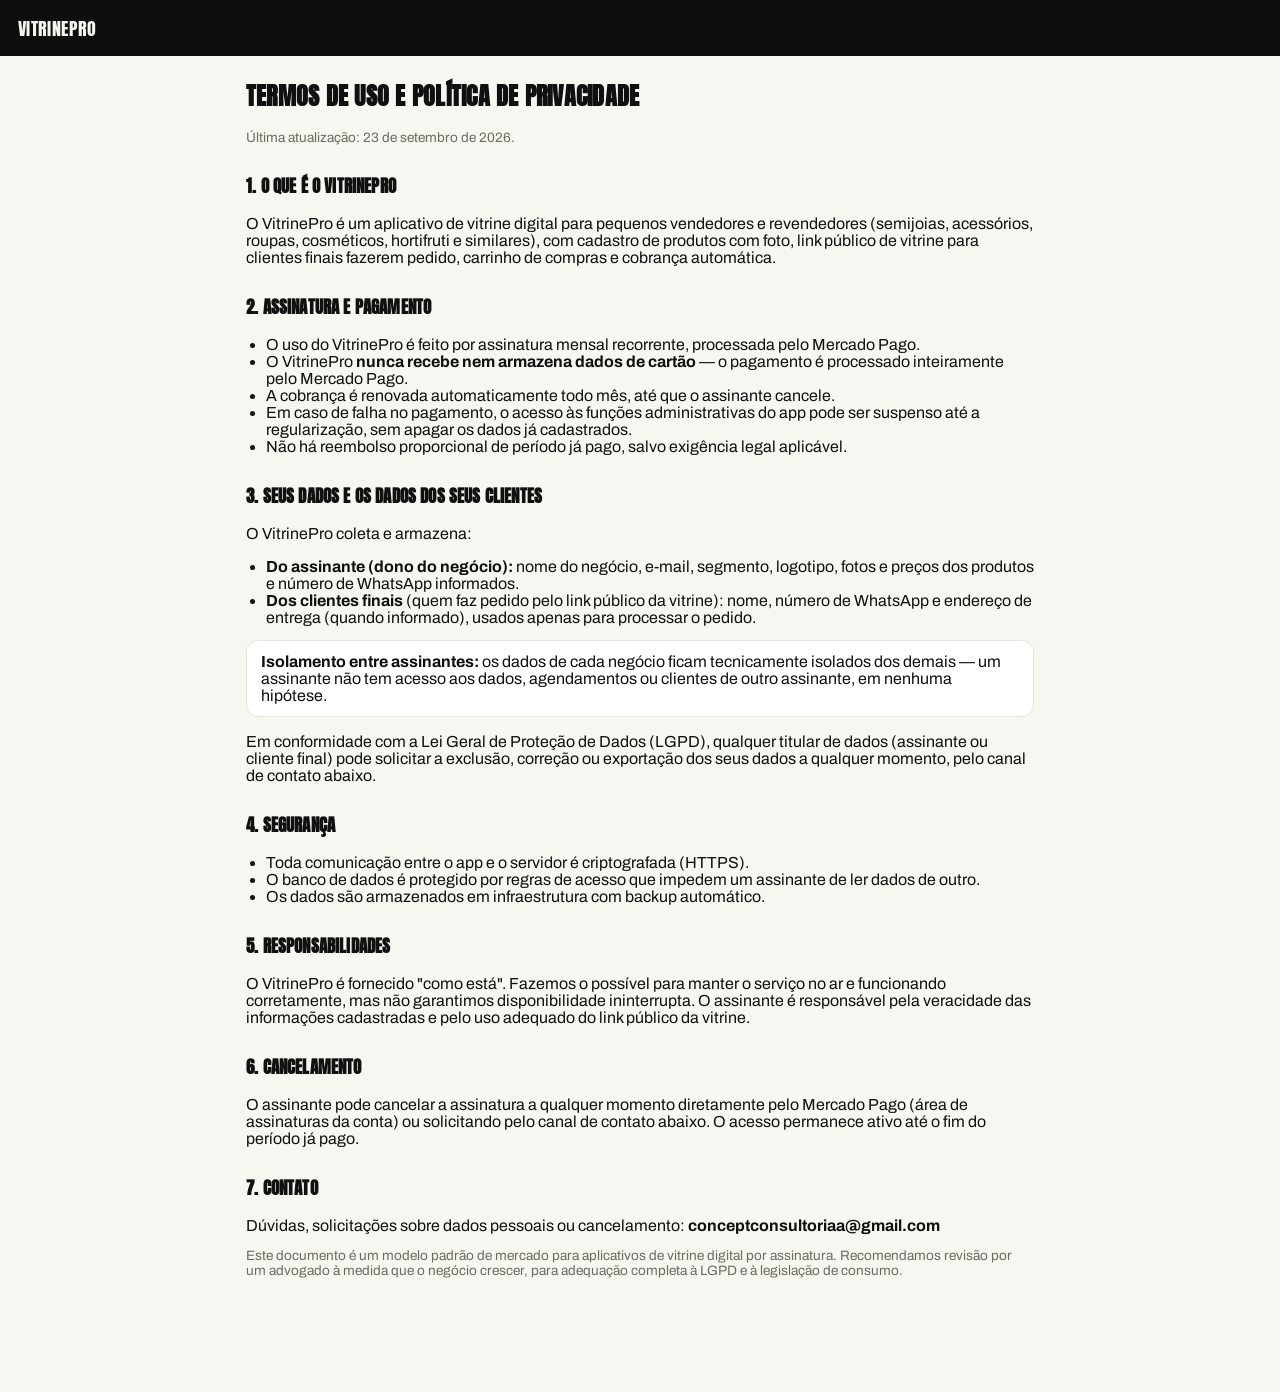
<file: termos.html>
<!DOCTYPE html>
<html lang="pt-BR">
<head>
<meta charset="UTF-8">
<meta name="viewport" content="width=device-width, initial-scale=1.0">
<title>VitrinePro — Termos de Uso e Privacidade</title>
<link rel="preconnect" href="https://fonts.googleapis.com">
<link rel="preconnect" href="https://fonts.gstatic.com" crossorigin>
<link href="https://fonts.googleapis.com/css2?family=Anton&family=Archivo:wght@500;600;700;800&display=swap" rel="stylesheet">
<link rel="stylesheet" href="style.css">
</head>
<body>
<div id="app">

  <header class="topbar">
    <div class="brand"><span class="brand-name">VitrinePro</span></div>
  </header>

  <main class="content" style="max-width:820px;">
    <h1>Termos de Uso e Política de Privacidade</h1>
    <p class="hint">Última atualização: 23 de setembro de 2026.</p>

    <h2>1. O que é o VitrinePro</h2>
    <p style="margin-bottom:14px;">O VitrinePro é um aplicativo de vitrine digital para pequenos vendedores e revendedores (semijoias, acessórios, roupas, cosméticos, hortifruti e similares), com cadastro de produtos com foto, link público de vitrine para clientes finais fazerem pedido, carrinho de compras e cobrança automática.</p>

    <h2>2. Assinatura e pagamento</h2>
    <ul style="margin-bottom:14px; padding-left:20px;">
      <li>O uso do VitrinePro é feito por assinatura mensal recorrente, processada pelo Mercado Pago.</li>
      <li>O VitrinePro <strong>nunca recebe nem armazena dados de cartão</strong> — o pagamento é processado inteiramente pelo Mercado Pago.</li>
      <li>A cobrança é renovada automaticamente todo mês, até que o assinante cancele.</li>
      <li>Em caso de falha no pagamento, o acesso às funções administrativas do app pode ser suspenso até a regularização, sem apagar os dados já cadastrados.</li>
      <li>Não há reembolso proporcional de período já pago, salvo exigência legal aplicável.</li>
    </ul>

    <h2>3. Seus dados e os dados dos seus clientes</h2>
    <p style="margin-bottom:10px;">O VitrinePro coleta e armazena:</p>
    <ul style="margin-bottom:14px; padding-left:20px;">
      <li><strong>Do assinante (dono do negócio):</strong> nome do negócio, e-mail, segmento, logotipo, fotos e preços dos produtos e número de WhatsApp informados.</li>
      <li><strong>Dos clientes finais</strong> (quem faz pedido pelo link público da vitrine): nome, número de WhatsApp e endereço de entrega (quando informado), usados apenas para processar o pedido.</li>
    </ul>
    <div class="list-item" style="display:block; margin-bottom:14px;">
      <strong>Isolamento entre assinantes:</strong> os dados de cada negócio ficam tecnicamente isolados dos demais — um assinante não tem acesso aos dados, agendamentos ou clientes de outro assinante, em nenhuma hipótese.
    </div>
    <p style="margin-bottom:14px;">Em conformidade com a Lei Geral de Proteção de Dados (LGPD), qualquer titular de dados (assinante ou cliente final) pode solicitar a exclusão, correção ou exportação dos seus dados a qualquer momento, pelo canal de contato abaixo.</p>

    <h2>4. Segurança</h2>
    <ul style="margin-bottom:14px; padding-left:20px;">
      <li>Toda comunicação entre o app e o servidor é criptografada (HTTPS).</li>
      <li>O banco de dados é protegido por regras de acesso que impedem um assinante de ler dados de outro.</li>
      <li>Os dados são armazenados em infraestrutura com backup automático.</li>
    </ul>

    <h2>5. Responsabilidades</h2>
    <p style="margin-bottom:14px;">O VitrinePro é fornecido "como está". Fazemos o possível para manter o serviço no ar e funcionando corretamente, mas não garantimos disponibilidade ininterrupta. O assinante é responsável pela veracidade das informações cadastradas e pelo uso adequado do link público da vitrine.</p>

    <h2>6. Cancelamento</h2>
    <p style="margin-bottom:14px;">O assinante pode cancelar a assinatura a qualquer momento diretamente pelo Mercado Pago (área de assinaturas da conta) ou solicitando pelo canal de contato abaixo. O acesso permanece ativo até o fim do período já pago.</p>

    <h2>7. Contato</h2>
    <p style="margin-bottom:14px;">Dúvidas, solicitações sobre dados pessoais ou cancelamento: <strong>conceptconsultoriaa@gmail.com</strong></p>

    <p class="hint">Este documento é um modelo padrão de mercado para aplicativos de vitrine digital por assinatura. Recomendamos revisão por um advogado à medida que o negócio crescer, para adequação completa à LGPD e à legislação de consumo.</p>
  </main>
</div>
</body>
</html>
</file>
<file: style.css>
/* ===========================================================
   VitrinePro — identidade visual Concept.OS
   Fundo claro + cartões escuros, verde-limão como destaque,
   Anton (títulos) + Archivo (texto), mobile-first.
   =========================================================== */

:root{
  --bg:#F7F7F1;
  --surface:#FFFFFF;
  --surface-2:#F0F0E8;
  --ink:#101010;
  --ink-invert:#F5F5EF;
  --muted:#6B6B62;
  --line:#E6E6DC;
  --lime:#C6E619;
  --lime-ink:#101010;
  --danger:#C0392B;
  --shadow: rgba(16,16,16,0.10);
  --dark-bg:#0E0E0E;
  --dark-surface:#1A1A1A;
  --dark-line:#2A2A26;
  --dark-muted:#8C8C82;
}
@media (prefers-color-scheme: dark){
  :root:not([data-theme="light"]){
    --bg:#101010; --surface:#1B1B1B; --surface-2:#222220; --ink:#F5F5EF; --ink-invert:#101010;
    --muted:#9A9A8E; --line:#2B2B27; --lime:#D9FF3F; --shadow: rgba(0,0,0,0.5);
  }
}
:root[data-theme="dark"]{
  --bg:#101010; --surface:#1B1B1B; --surface-2:#222220; --ink:#F5F5EF; --ink-invert:#101010;
  --muted:#9A9A8E; --line:#2B2B27; --lime:#D9FF3F; --shadow: rgba(0,0,0,0.5);
}
:root[data-theme="light"]{
  --bg:#F7F7F1; --surface:#FFFFFF; --surface-2:#F0F0E8; --ink:#101010; --ink-invert:#F5F5EF;
  --muted:#6B6B62; --line:#E6E6DC; --lime:#C6E619; --shadow: rgba(16,16,16,0.10);
}

*{box-sizing:border-box;}
html{-webkit-text-size-adjust:100%;}
body{
  margin:0;
  font-family:'Archivo', Arial, sans-serif;
  background:var(--bg);
  color:var(--ink);
}
.hidden{display:none !important;}
a{color:inherit;}
:focus-visible{outline:2px solid var(--lime); outline-offset:2px;}

/* ---------- TOPBAR ---------- */
.topbar{
  background:var(--dark-bg);
  color:var(--ink-invert);
  padding:14px 18px;
  display:flex;
  flex-wrap:wrap;
  gap:14px;
  align-items:center;
  justify-content:space-between;
  position:sticky; top:0; z-index:30;
}
.brand{display:flex;align-items:center;gap:10px;}
.brand-logo{height:30px;width:30px;object-fit:cover;border-radius:8px;background:var(--lime);}
.brand-logo.hidden{display:none;}
.brand-name{font-family:'Anton', Arial, sans-serif; font-size:1.15rem; letter-spacing:0.02em; text-transform:uppercase;}

.tabs{display:flex;flex-wrap:wrap;gap:6px;}
.tab-btn{
  background:transparent;
  border:1px solid rgba(245,245,239,0.18);
  color:var(--dark-muted);
  padding:9px 14px;
  border-radius:999px;
  cursor:pointer;
  font-family:'Archivo', sans-serif;
  font-weight:700;
  font-size:0.78rem;
  letter-spacing:0.02em;
  text-transform:uppercase;
  white-space:nowrap;
}
.tab-btn:hover{border-color:var(--lime); color:var(--ink-invert);}
.tab-btn.active{background:var(--lime); color:var(--lime-ink); border-color:var(--lime);}
.tab-badge{
  display:inline-block; min-width:18px; padding:1px 6px; margin-left:4px;
  border-radius:999px; background:var(--danger); color:#fff;
  font-size:0.68rem; font-weight:800; line-height:1.4;
}
.tab-btn.active .tab-badge{background:var(--lime-ink); color:var(--lime);}
#logoutBtn{border-color:rgba(192,57,43,0.5); color:#E8998C;}
#logoutBtn:hover{border-color:var(--danger); color:#fff;}

/* ---------- LAYOUT ---------- */
.content{padding:22px 16px 100px; max-width:1100px; margin:0 auto;}
.tab-panel{display:none;}
.tab-panel.active{display:block;}

h1{font-family:'Anton', Arial, sans-serif; font-size:1.5rem; text-transform:uppercase; letter-spacing:0.01em; margin:0 0 16px;}
h2{font-family:'Anton', Arial, sans-serif; font-size:1.05rem; text-transform:uppercase; letter-spacing:0.01em; margin-top:28px; margin-bottom:12px;}

/* ---------- CARDS / STATS ---------- */
.cards{display:grid; grid-template-columns:repeat(auto-fit,minmax(150px,1fr)); gap:12px; margin-bottom:26px;}
.card{background:var(--surface); border:1px solid var(--line); border-radius:14px; padding:16px; display:flex; flex-direction:column; gap:6px;}
.card-label{color:var(--muted); font-size:0.7rem; font-weight:700; letter-spacing:0.04em; text-transform:uppercase;}
.card-value{font-family:'Anton', Arial, sans-serif; font-size:1.7rem; letter-spacing:0.01em;}

/* ---------- FORMS ---------- */
.form-grid{display:grid; grid-template-columns:repeat(auto-fit,minmax(220px,1fr)); gap:14px; background:var(--surface); border:1px solid var(--line); padding:18px; border-radius:14px;}
.form-grid label{display:flex; flex-direction:column; gap:6px; font-size:0.78rem; font-weight:700; text-transform:uppercase; letter-spacing:0.03em; color:var(--muted);}
.form-grid input, .form-grid select{padding:12px 12px; border:1px solid var(--line); border-radius:8px; font-size:1rem; font-family:'Archivo',sans-serif; background:var(--bg); color:var(--ink); min-height:44px;}
.form-grid button{grid-column:1 / -1;}

.form-inline{display:flex; flex-wrap:wrap; gap:10px; margin-bottom:16px; align-items:center;}
.form-inline input{padding:11px 12px; border:1px solid var(--line); border-radius:8px; min-height:44px; background:var(--surface); color:var(--ink); font-family:'Archivo',sans-serif;}

/* ---------- BUTTONS ---------- */
.btn-primary{
  background:var(--lime); color:var(--lime-ink); border:none;
  padding:13px 20px; border-radius:10px; cursor:pointer; min-height:46px;
  font-family:'Archivo',sans-serif; font-weight:800; font-size:0.9rem; letter-spacing:0.02em; text-transform:uppercase;
}
.btn-primary:hover{filter:brightness(0.94);}
.btn-secondary{
  background:transparent; color:var(--ink); border:1.5px solid var(--line);
  padding:9px 14px; border-radius:8px; cursor:pointer; font-size:0.78rem; font-weight:700;
  text-transform:uppercase; letter-spacing:0.02em; font-family:'Archivo',sans-serif;
}
.btn-secondary:hover{border-color:var(--ink);}
.btn-danger{
  background:transparent; color:var(--danger); border:1.5px solid rgba(192,57,43,0.4);
  padding:9px 14px; border-radius:8px; cursor:pointer; font-size:0.78rem; font-weight:700;
  text-transform:uppercase; letter-spacing:0.02em; font-family:'Archivo',sans-serif;
}
.btn-danger:hover{border-color:var(--danger);}
.btn-whats{
  background:#25D366; color:#0A2E1B; border:none;
  padding:9px 14px; border-radius:8px; cursor:pointer; font-size:0.78rem; font-weight:800;
  text-transform:uppercase; letter-spacing:0.02em; text-decoration:none; display:inline-block;
  font-family:'Archivo',sans-serif;
}

/* ---------- AGENDAMENTOS ---------- */
.appointment-list{display:flex; flex-direction:column; gap:8px; margin-top:12px;}
.appointment-item{
  background:var(--surface); border:1px solid var(--line); border-radius:12px; padding:12px 14px;
  display:flex; flex-wrap:wrap; gap:10px; align-items:center; justify-content:space-between;
}
.appointment-item .dot{width:9px;height:9px;border-radius:50%;display:inline-block;margin-right:6px;}
.row-actions{display:flex; gap:8px; flex-wrap:wrap;}

.status-badge{
  padding:4px 10px; border-radius:999px; font-size:0.65rem; font-weight:800;
  letter-spacing:0.04em; text-transform:uppercase; font-family:'Archivo',sans-serif;
}
.status-pendente{background:transparent; border:1px solid var(--line); color:var(--muted);}
.status-pago{background:var(--lime); color:var(--lime-ink);}
.status-cancelado{background:transparent; border:1px solid rgba(192,57,43,0.4); color:var(--danger);}

/* ---------- CALENDÁRIO ---------- */
.calendar-controls{display:flex; align-items:center; gap:12px; margin:14px 0;}
.calendar-controls button{background:var(--surface); border:1px solid var(--line); border-radius:8px; padding:8px 14px; cursor:pointer; min-height:40px; font-family:'Archivo',sans-serif;}
.calendar-controls span{font-family:'Anton',sans-serif; text-transform:uppercase; font-size:0.95rem;}
.calendar-grid{display:grid; grid-template-columns:repeat(7,1fr); gap:5px;}
.cal-daylabel{text-align:center; font-size:0.68rem; color:var(--muted); font-weight:800; text-transform:uppercase;}
.cal-day{background:var(--surface); border:1px solid var(--line); border-radius:10px; min-height:64px; padding:6px; cursor:pointer; display:flex; flex-direction:column; gap:4px;}
.cal-day.empty{background:transparent; border:none; cursor:default;}
.cal-day:hover{border-color:var(--lime);}
.cal-day.selected{border:2px solid var(--lime); background:color-mix(in srgb, var(--lime) 12%, var(--surface));}
.cal-daynum{font-size:0.78rem; font-weight:700;}
.cal-dots{display:flex; flex-wrap:wrap; gap:3px;}
.cal-dots span{width:7px;height:7px;border-radius:50%;}

/* ---------- LISTAS ---------- */
.list{display:flex; flex-direction:column; gap:8px; margin-top:12px;}
.list-item{background:var(--surface); border:1px solid var(--line); border-radius:12px; padding:12px 14px; display:flex; justify-content:space-between; align-items:center; gap:10px; flex-wrap:wrap;}
.list-item code{word-break:break-all; font-size:0.82rem; background:var(--surface-2); padding:4px 8px; border-radius:6px;}

/* ---------- RELATÓRIO ---------- */
.filters select{padding:10px 12px; border-radius:8px; border:1px solid var(--line); background:var(--surface); color:var(--ink); font-family:'Archivo',sans-serif; min-height:42px;}
.report-table{width:100%; border-collapse:collapse; margin-top:14px; background:var(--surface); border-radius:12px; overflow:hidden;}
.report-table th, .report-table td{border-bottom:1px solid var(--line); padding:10px 12px; font-size:0.82rem; text-align:left;}
.report-table th{background:var(--surface-2); font-weight:800; text-transform:uppercase; font-size:0.7rem; letter-spacing:0.03em; color:var(--muted);}
.report-totals{margin-top:14px; font-size:0.92rem; background:var(--dark-bg); color:var(--ink-invert); padding:14px 16px; border-radius:12px;}
.report-totals span{font-family:'Anton',sans-serif;}

.hint{color:var(--muted); font-size:0.85rem; margin-top:14px;}

.sponsor-banner{display:flex; align-items:center; gap:12px; background:var(--surface); border:1px dashed var(--line); border-radius:12px; padding:10px 14px; margin-bottom:20px;}
.sponsor-banner img{height:28px; width:auto; border-radius:4px;}
.sponsor-banner .label{font-size:0.68rem; text-transform:uppercase; letter-spacing:0.05em; color:var(--muted); font-weight:700;}

/* ---------- LOGIN / SIGNUP ---------- */
.auth-body{
  min-height:100vh; display:flex; align-items:center; justify-content:center;
  background:var(--dark-bg); padding:20px;
}
.auth-wrap{
  display:flex; align-items:stretch; justify-content:center;
  width:100%; max-width:860px; border-radius:18px; overflow:hidden;
  box-shadow:0 30px 60px -20px rgba(0,0,0,0.6);
}
.auth-photo{
  flex:1 1 46%; min-height:560px; position:relative;
  background:url('https://images.unsplash.com/photo-1780133338091-ef7555958ac6?auto=format&fit=crop&w=900&q=80') center/cover no-repeat;
}
.auth-photo::after{
  content:""; position:absolute; inset:0;
  background:linear-gradient(180deg, rgba(16,16,16,0) 35%, rgba(16,16,16,0.82) 100%);
}
.auth-photo-caption{
  position:absolute; left:26px; right:26px; bottom:24px; color:#fff; z-index:1;
  font-family:'Anton',sans-serif; font-size:1.4rem; text-transform:uppercase; line-height:1.15;
}
.auth-card{
  background:var(--surface); color:var(--ink); border-radius:18px; padding:32px;
  width:100%; max-width:400px; box-shadow:0 30px 60px -20px rgba(0,0,0,0.6);
}
.auth-wrap .auth-card{ border-radius:0; box-shadow:none; flex:1 1 54%; }
@media (max-width:760px){
  .auth-photo{display:none;}
  .auth-wrap{box-shadow:none; max-width:400px;}
  .auth-wrap .auth-card{border-radius:18px; box-shadow:0 30px 60px -20px rgba(0,0,0,0.6);}
}
.auth-card h1{font-family:'Anton',sans-serif; color:var(--ink); font-size:1.8rem; margin-bottom:6px; text-transform:uppercase;}
.auth-form{display:flex; flex-direction:column; gap:12px; margin-top:14px;}
.auth-form label{display:flex; flex-direction:column; gap:5px; font-size:0.75rem; font-weight:700; text-transform:uppercase; letter-spacing:0.03em; color:var(--muted);}
.auth-form input{padding:12px; border:1px solid var(--line); border-radius:8px; font-size:1rem; min-height:44px; font-family:'Archivo',sans-serif; background:var(--bg); color:var(--ink);}
.auth-card hr{border:none; border-top:1px solid var(--line); margin:22px 0;}

/* ---------- MOBILE ---------- */
@media (max-width:760px){
  body{padding-bottom:76px;}
  .topbar{padding:12px 14px;}
  .tabs{
    position:fixed; left:0; right:0; bottom:0; z-index:40;
    background:var(--dark-bg); padding:10px 10px calc(10px + env(safe-area-inset-bottom));
    overflow-x:auto; flex-wrap:nowrap; gap:8px; border-top:1px solid rgba(245,245,239,0.1);
  }
  .tab-btn{flex:none;}
  #logoutBtn{margin-left:auto;}
  .content{padding:18px 14px 24px;}
  .cards{grid-template-columns:repeat(2,1fr);}
}
</file>
